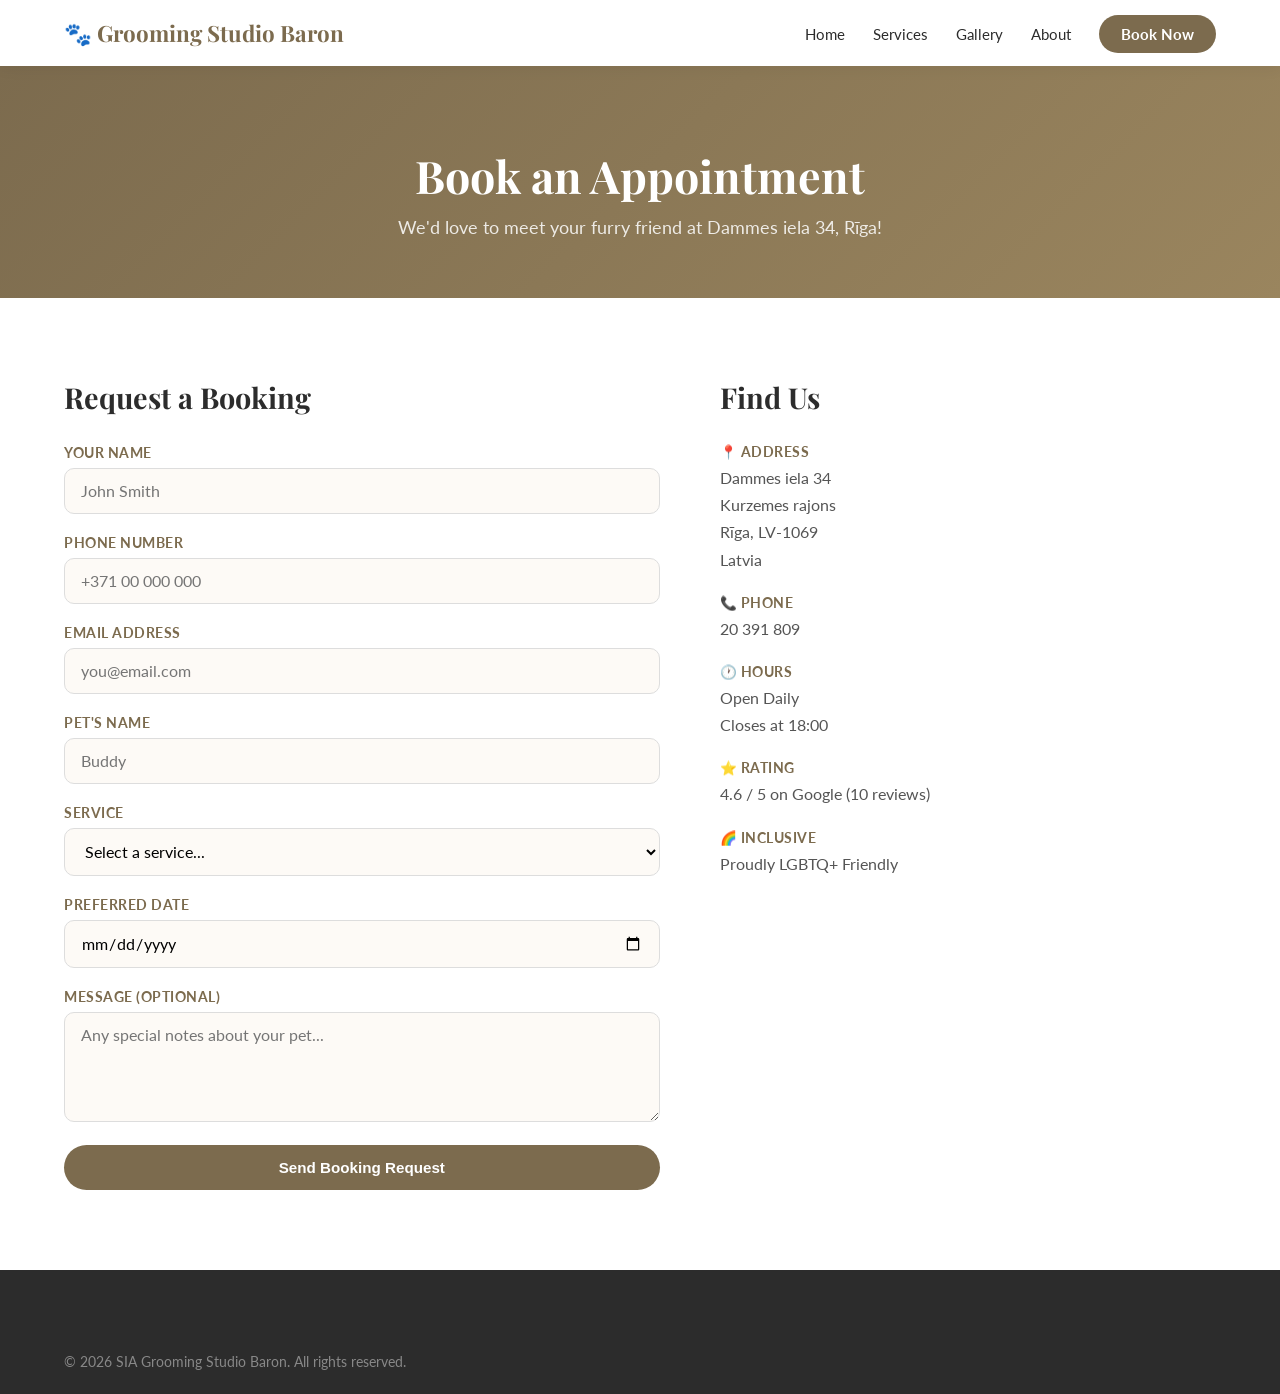
<file: contact.html>
<!DOCTYPE html>
<html lang="en">
<head>
  <meta charset="UTF-8" />
  <meta name="viewport" content="width=device-width, initial-scale=1.0" />
  <title>Book Now | Grooming Studio Baron</title>
  <link rel="stylesheet" href="css/style.css" />
  <link href="https://fonts.googleapis.com/css2?family=Playfair+Display:wght@500;700&family=Lato:wght@300;400;700&display=swap" rel="stylesheet" />
</head>
<body>
<nav class="navbar">
  <a href="index.html" class="logo">🐾 Grooming Studio Baron</a>
  <ul class="nav-links">
    <li><a href="index.html">Home</a></li>
    <li><a href="services.html">Services</a></li>
    <li><a href="gallery.html">Gallery</a></li>
    <li><a href="about.html">About</a></li>
    <li><a href="contact.html" class="btn-nav active">Book Now</a></li>
  </ul>
  <div class="burger" onclick="toggleMenu()"><span></span><span></span><span></span></div>
</nav>

<section class="page-hero">
  <h1>Book an Appointment</h1>
  <p>We'd love to meet your furry friend at Dammes iela 34, Rīga!</p>
</section>

<section class="section contact-section">
  <div class="contact-grid">
    <div class="contact-form">
      <h2>Request a Booking</h2>
      <form>
        <div class="form-group"><label>Your Name</label><input type="text" placeholder="John Smith" required /></div>
        <div class="form-group"><label>Phone Number</label><input type="tel" placeholder="+371 00 000 000" required /></div>
        <div class="form-group"><label>Email Address</label><input type="email" placeholder="you@email.com" /></div>
        <div class="form-group"><label>Pet's Name</label><input type="text" placeholder="Buddy" required /></div>
        <div class="form-group">
          <label>Service</label>
          <select required>
            <option value="">Select a service...</option>
            <option>Bath &amp; Brush</option>
            <option>Full Groom</option>
            <option>Pet Boarding</option>
            <option>Nail Trim</option>
          </select>
        </div>
        <div class="form-group"><label>Preferred Date</label><input type="date" required /></div>
        <div class="form-group"><label>Message (optional)</label><textarea placeholder="Any special notes about your pet..."></textarea></div>
        <button type="submit" class="btn-primary" style="width:100%">Send Booking Request</button>
      </form>
    </div>
    <div class="contact-info">
      <h2>Find Us</h2>
      <div class="info-item"><strong>📍 Address</strong><p>Dammes iela 34<br/>Kurzemes rajons<br/>Rīga, LV-1069<br/>Latvia</p></div>
      <div class="info-item"><strong>📞 Phone</strong><p><a href="tel:+37120391809" style="color:#555">20 391 809</a></p></div>
      <div class="info-item"><strong>🕐 Hours</strong><p>Open Daily<br/>Closes at 18:00</p></div>
      <div class="info-item"><strong>⭐ Rating</strong><p>4.6 / 5 on Google (10 reviews)</p></div>
      <div class="info-item"><strong>🌈 Inclusive</strong><p>Proudly LGBTQ+ Friendly</p></div>
      <div class="map-placeholder">
        <iframe
          src="https://www.google.com/maps/embed?pb=!1m18!1m12!1m3!1d2174.5!2d24.0300!3d56.9350!2m3!1f0!2f0!3f0!3m2!1i1024!2i768!4f13.1!3m3!1m2!1s0x0%3A0x0!2sDammes+iela+34%2C+R%C4%ABga!5e0!3m2!1sen!2slv!4v1"
          width="100%" height="260" style="border:0;border-radius:12px;" allowfullscreen loading="lazy"></iframe>
      </div>
    </div>
  </div>
</section>

<footer class="footer">
  <div class="footer-bottom"><p>© 2026 SIA Grooming Studio Baron. All rights reserved.</p></div>
</footer>
<script src="js/main.js"></script>
</body>
</html>
</file>
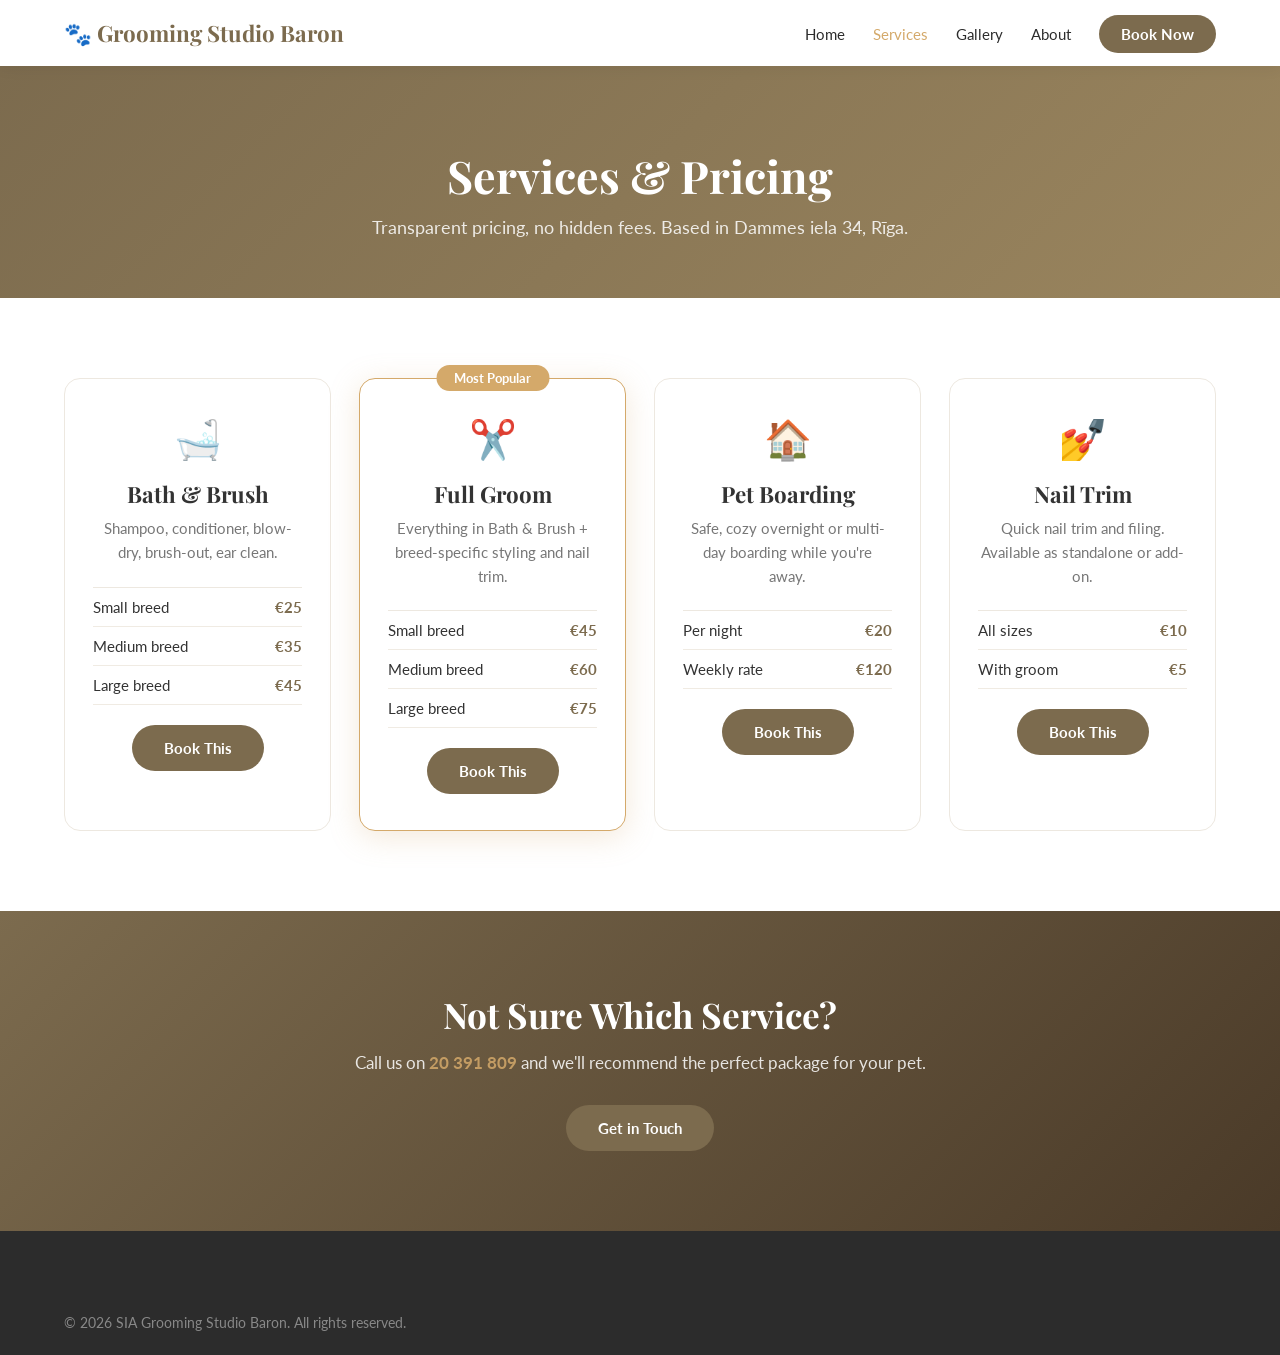
<file: services.html>
<!DOCTYPE html>
<html lang="en">
<head>
  <meta charset="UTF-8" />
  <meta name="viewport" content="width=device-width, initial-scale=1.0" />
  <title>Services & Pricing | Grooming Studio Baron</title>
  <link rel="stylesheet" href="css/style.css" />
  <link href="https://fonts.googleapis.com/css2?family=Playfair+Display:wght@500;700&family=Lato:wght@300;400;700&display=swap" rel="stylesheet" />
  <link rel="stylesheet" href="https://cdnjs.cloudflare.com/ajax/libs/font-awesome/6.4.0/css/all.min.css" />
</head>
<body>
<nav class="navbar">
  <a href="index.html" class="logo">🐾 Grooming Studio Baron</a>
  <ul class="nav-links">
    <li><a href="index.html">Home</a></li>
    <li><a href="services.html" class="active">Services</a></li>
    <li><a href="gallery.html">Gallery</a></li>
    <li><a href="about.html">About</a></li>
    <li><a href="contact.html" class="btn-nav">Book Now</a></li>
  </ul>
  <div class="burger" onclick="toggleMenu()"><span></span><span></span><span></span></div>
</nav>

<section class="page-hero">
  <h1>Services & Pricing</h1>
  <p>Transparent pricing, no hidden fees. Based in Dammes iela 34, Rīga.</p>
</section>

<section class="section">
  <div class="pricing-grid">
    <div class="pricing-card">
      <div class="card-icon">🛁</div>
      <h3>Bath & Brush</h3>
      <p>Shampoo, conditioner, blow-dry, brush-out, ear clean.</p>
      <div class="price-list">
        <div class="price-row"><span>Small breed</span><span>€25</span></div>
        <div class="price-row"><span>Medium breed</span><span>€35</span></div>
        <div class="price-row"><span>Large breed</span><span>€45</span></div>
      </div>
      <a href="contact.html" class="btn-primary">Book This</a>
    </div>
    <div class="pricing-card featured">
      <div class="badge">Most Popular</div>
      <div class="card-icon">✂️</div>
      <h3>Full Groom</h3>
      <p>Everything in Bath & Brush + breed-specific styling and nail trim.</p>
      <div class="price-list">
        <div class="price-row"><span>Small breed</span><span>€45</span></div>
        <div class="price-row"><span>Medium breed</span><span>€60</span></div>
        <div class="price-row"><span>Large breed</span><span>€75</span></div>
      </div>
      <a href="contact.html" class="btn-primary">Book This</a>
    </div>
    <div class="pricing-card">
      <div class="card-icon">🏠</div>
      <h3>Pet Boarding</h3>
      <p>Safe, cozy overnight or multi-day boarding while you're away.</p>
      <div class="price-list">
        <div class="price-row"><span>Per night</span><span>€20</span></div>
        <div class="price-row"><span>Weekly rate</span><span>€120</span></div>
      </div>
      <a href="contact.html" class="btn-primary">Book This</a>
    </div>
    <div class="pricing-card">
      <div class="card-icon">💅</div>
      <h3>Nail Trim</h3>
      <p>Quick nail trim and filing. Available as standalone or add-on.</p>
      <div class="price-list">
        <div class="price-row"><span>All sizes</span><span>€10</span></div>
        <div class="price-row"><span>With groom</span><span>€5</span></div>
      </div>
      <a href="contact.html" class="btn-primary">Book This</a>
    </div>
  </div>
</section>

<section class="cta-banner">
  <h2>Not Sure Which Service?</h2>
  <p>Call us on <a href="tel:+37120391809" style="color:#d4a96a;font-weight:bold">20 391 809</a> and we'll recommend the perfect package for your pet.</p>
  <a href="contact.html" class="btn-primary">Get in Touch</a>
</section>

<footer class="footer">
  <div class="footer-bottom"><p>© 2026 SIA Grooming Studio Baron. All rights reserved.</p></div>
</footer>
<script src="js/main.js"></script>
</body>
</html>
</file>
<file: css/style.css>
/* === RESET & BASE === */
*, *::before, *::after { box-sizing: border-box; margin: 0; padding: 0; }
html { scroll-behavior: smooth; }
body { font-family: 'Lato', sans-serif; color: #333; background: #fff; }
a { text-decoration: none; color: inherit; }
ul { list-style: none; }
img { max-width: 100%; display: block; }

/* === COLORS === */
:root {
  --primary: #7c6b4e;
  --accent: #d4a96a;
  --light-bg: #fdf6ee;
  --dark: #2c2c2c;
  --white: #ffffff;
  --text-muted: #777;
}

/* === NAVBAR === */
.navbar {
  display: flex;
  align-items: center;
  justify-content: space-between;
  padding: 18px 5%;
  background: rgba(255,255,255,0.97);
  position: sticky;
  top: 0;
  z-index: 1000;
  box-shadow: 0 2px 15px rgba(0,0,0,0.06);
}
.logo { font-family: 'Playfair Display', serif; font-size: 1.4rem; font-weight: 700; color: var(--primary); }
.nav-links { display: flex; gap: 28px; align-items: center; }
.nav-links a { font-size: 0.95rem; color: var(--dark); font-weight: 400; transition: color 0.2s; }
.nav-links a:hover, .nav-links a.active { color: var(--accent); }
.btn-nav {
  background: var(--primary);
  color: #fff !important;
  padding: 10px 22px;
  border-radius: 30px;
  font-weight: 700 !important;
  transition: background 0.2s !important;
}
.btn-nav:hover { background: var(--accent) !important; }
.burger { display: none; flex-direction: column; gap: 5px; cursor: pointer; }
.burger span { width: 24px; height: 2px; background: var(--dark); border-radius: 2px; display: block; transition: all 0.3s; }

/* === BUTTONS === */
.btn-primary {
  display: inline-block;
  background: var(--primary);
  color: #fff;
  padding: 14px 32px;
  border-radius: 30px;
  font-weight: 700;
  font-size: 0.95rem;
  transition: background 0.2s, transform 0.15s;
  border: none;
  cursor: pointer;
}
.btn-primary:hover { background: var(--accent); transform: translateY(-1px); }
.btn-secondary {
  display: inline-block;
  background: transparent;
  color: #fff;
  padding: 14px 32px;
  border-radius: 30px;
  font-weight: 700;
  font-size: 0.95rem;
  border: 2px solid #fff;
  margin-left: 12px;
  transition: all 0.2s;
}
.btn-secondary:hover { background: #fff; color: var(--primary); }
.btn-outline {
  display: inline-block;
  background: transparent;
  color: var(--primary);
  padding: 13px 30px;
  border-radius: 30px;
  font-weight: 700;
  border: 2px solid var(--primary);
  transition: all 0.2s;
}
.btn-outline:hover { background: var(--primary); color: #fff; }

/* === HERO === */
.hero {
  position: relative;
  height: 92vh;
  min-height: 600px;
  display: flex;
  align-items: center;
  justify-content: center;
  overflow: hidden;
}
.hero-bg {
  position: absolute;
  inset: 0;
  width: 100%;
  height: 100%;
  object-fit: cover;
  object-position: center;
}
.hero-overlay {
  position: absolute;
  inset: 0;
  background: linear-gradient(135deg, rgba(44,30,15,0.65) 0%, rgba(44,30,15,0.3) 100%);
  z-index: 1;
}
.hero-content {
  position: relative;
  z-index: 2;
  text-align: center;
  color: #fff;
  padding: 0 20px;
  max-width: 750px;
}
.hero-sub { font-size: 0.9rem; letter-spacing: 3px; text-transform: uppercase; margin-bottom: 16px; opacity: 0.85; }
.hero-content h1 { font-family: 'Playfair Display', serif; font-size: clamp(2.5rem, 6vw, 4.5rem); line-height: 1.15; margin-bottom: 20px; }
.hero-desc { font-size: 1.1rem; opacity: 0.9; margin-bottom: 36px; line-height: 1.7; max-width: 520px; margin-left: auto; margin-right: auto; }

/* === TRUST BAR === */
.trust-bar {
  display: flex;
  justify-content: center;
  gap: 40px;
  flex-wrap: wrap;
  padding: 28px 5%;
  background: var(--primary);
  color: #fff;
}
.trust-item { display: flex; align-items: center; gap: 10px; font-size: 0.95rem; }
.trust-item i { font-size: 1.3rem; color: var(--accent); }

/* === SECTIONS === */
.section { padding: 80px 5%; }
.section-header { text-align: center; margin-bottom: 50px; }
.section-header h2 { font-family: 'Playfair Display', serif; font-size: 2.3rem; color: var(--dark); margin-bottom: 12px; }
.section-header p { color: var(--text-muted); font-size: 1.05rem; }
.center { text-align: center; margin-top: 40px; }

/* === SERVICE CARDS === */
.cards { display: grid; grid-template-columns: repeat(auto-fit, minmax(220px, 1fr)); gap: 28px; margin-bottom: 20px; }
.card {
  background: var(--light-bg);
  border-radius: 16px;
  padding: 36px 28px;
  text-align: center;
  transition: transform 0.2s, box-shadow 0.2s;
}
.card:hover { transform: translateY(-5px); box-shadow: 0 12px 35px rgba(0,0,0,0.09); }
.card-icon { font-size: 2.4rem; margin-bottom: 16px; }
.card h3 { font-family: 'Playfair Display', serif; font-size: 1.3rem; margin-bottom: 10px; color: var(--dark); }
.card p { color: var(--text-muted); font-size: 0.95rem; line-height: 1.7; }

/* === WHY US === */
.why-us { background: var(--light-bg); }
.why-grid { display: grid; grid-template-columns: repeat(auto-fit, minmax(240px, 1fr)); gap: 36px; }
.why-item { text-align: center; padding: 20px; }
.why-item i { font-size: 2rem; color: var(--accent); margin-bottom: 16px; }
.why-item h3 { font-family: 'Playfair Display', serif; font-size: 1.2rem; margin-bottom: 10px; }
.why-item p { color: var(--text-muted); font-size: 0.95rem; line-height: 1.7; }

/* === BEFORE/AFTER GALLERY === */
.ba-grid { display: grid; grid-template-columns: repeat(auto-fit, minmax(280px, 1fr)); gap: 20px; }
.ba-card { position: relative; border-radius: 14px; overflow: hidden; }
.ba-card img { width: 100%; height: 280px; object-fit: cover; transition: transform 0.3s; }
.ba-card:hover img { transform: scale(1.04); }
.ba-tag {
  position: absolute;
  bottom: 14px;
  left: 14px;
  background: var(--accent);
  color: #fff;
  padding: 6px 14px;
  border-radius: 20px;
  font-size: 0.82rem;
  font-weight: 700;
}

/* === TESTIMONIALS === */
.reviews { display: grid; grid-template-columns: repeat(auto-fit, minmax(260px, 1fr)); gap: 28px; }
.review {
  background: var(--light-bg);
  border-radius: 14px;
  padding: 32px 28px;
  border-left: 4px solid var(--accent);
}
.stars { font-size: 1.2rem; color: var(--accent); margin-bottom: 14px; }
.review p { color: #555; font-size: 0.95rem; line-height: 1.75; margin-bottom: 16px; font-style: italic; }
.review strong { color: var(--primary); }

/* === CTA BANNER === */
.cta-banner {
  background: linear-gradient(135deg, var(--primary) 0%, #4a3a28 100%);
  color: #fff;
  text-align: center;
  padding: 80px 5%;
}
.cta-banner h2 { font-family: 'Playfair Display', serif; font-size: 2.2rem; margin-bottom: 14px; }
.cta-banner p { font-size: 1.05rem; opacity: 0.85; margin-bottom: 32px; }

/* === PAGE HERO (inner pages) === */
.page-hero {
  background: linear-gradient(135deg, var(--primary), #9a855e);
  color: #fff;
  text-align: center;
  padding: 80px 5% 60px;
}
.page-hero h1 { font-family: 'Playfair Display', serif; font-size: 2.8rem; margin-bottom: 12px; }
.page-hero p { font-size: 1.1rem; opacity: 0.85; }

/* === PRICING CARDS === */
.pricing-grid { display: grid; grid-template-columns: repeat(auto-fit, minmax(250px, 1fr)); gap: 28px; }
.pricing-card {
  background: #fff;
  border: 1.5px solid #ede8e0;
  border-radius: 16px;
  padding: 36px 28px;
  text-align: center;
  position: relative;
  transition: transform 0.2s, box-shadow 0.2s;
}
.pricing-card:hover { transform: translateY(-5px); box-shadow: 0 14px 40px rgba(0,0,0,0.1); }
.pricing-card.featured { border-color: var(--accent); box-shadow: 0 6px 30px rgba(212,169,106,0.25); }
.pricing-card h3 { font-family: 'Playfair Display', serif; font-size: 1.4rem; margin: 12px 0 8px; }
.pricing-card p { color: var(--text-muted); font-size: 0.93rem; line-height: 1.6; margin-bottom: 22px; }
.price-list { margin: 20px 0; border-top: 1px solid #ede8e0; }
.price-row { display: flex; justify-content: space-between; padding: 10px 0; border-bottom: 1px solid #f0ebe3; font-size: 0.93rem; }
.price-row span:last-child { font-weight: 700; color: var(--primary); }
.badge {
  position: absolute;
  top: -14px;
  left: 50%;
  transform: translateX(-50%);
  background: var(--accent);
  color: #fff;
  padding: 5px 18px;
  border-radius: 20px;
  font-size: 0.8rem;
  font-weight: 700;
}

/* === GALLERY GRID === */
.gallery-grid { display: grid; grid-template-columns: repeat(auto-fit, minmax(280px, 1fr)); gap: 18px; }
.gallery-item { border-radius: 12px; overflow: hidden; }
.gallery-item img { width: 100%; height: 260px; object-fit: cover; transition: transform 0.35s; }
.gallery-item:hover img { transform: scale(1.06); }

/* === ABOUT === */
.about-grid { display: grid; grid-template-columns: 1fr 1fr; gap: 60px; align-items: center; }
.about-text h2 { font-family: 'Playfair Display', serif; font-size: 2rem; margin-bottom: 18px; color: var(--dark); }
.about-text p { color: #555; line-height: 1.8; margin-bottom: 14px; font-size: 1rem; }
.about-image img { border-radius: 18px; box-shadow: 0 12px 40px rgba(0,0,0,0.12); }

/* === CONTACT === */
.contact-grid { display: grid; grid-template-columns: 1.2fr 1fr; gap: 60px; align-items: start; }
.contact-form h2, .contact-info h2 { font-family: 'Playfair Display', serif; font-size: 1.8rem; margin-bottom: 28px; color: var(--dark); }
.form-group { margin-bottom: 20px; }
.form-group label { display: block; font-size: 0.88rem; font-weight: 700; color: var(--primary); margin-bottom: 7px; text-transform: uppercase; letter-spacing: 0.5px; }
.form-group input, .form-group select, .form-group textarea {
  width: 100%;
  padding: 13px 16px;
  border: 1.5px solid #ddd;
  border-radius: 10px;
  font-family: 'Lato', sans-serif;
  font-size: 0.97rem;
  transition: border-color 0.2s;
  background: #fdfaf6;
}
.form-group input:focus, .form-group select:focus, .form-group textarea:focus {
  outline: none;
  border-color: var(--accent);
}
.form-group textarea { height: 110px; resize: vertical; }
.info-item { margin-bottom: 22px; }
.info-item strong { display: block; font-size: 0.85rem; text-transform: uppercase; letter-spacing: 0.5px; color: var(--primary); margin-bottom: 4px; }
.info-item p { color: #555; line-height: 1.7; }

/* === FOOTER === */
.footer { background: var(--dark); color: #ccc; padding: 60px 5% 0; }
.footer-grid { display: grid; grid-template-columns: 2fr 1fr 1fr 1.5fr; gap: 40px; padding-bottom: 40px; border-bottom: 1px solid #444; }
.footer h3 { font-family: 'Playfair Display', serif; color: #fff; font-size: 1.3rem; margin-bottom: 14px; }
.footer h4 { color: #fff; font-size: 0.9rem; text-transform: uppercase; letter-spacing: 1px; margin-bottom: 14px; }
.footer ul li { margin-bottom: 8px; }
.footer ul li a { color: #bbb; font-size: 0.92rem; transition: color 0.2s; }
.footer ul li a:hover { color: var(--accent); }
.footer p { color: #aaa; font-size: 0.92rem; line-height: 1.7; }
.footer-bottom { display: flex; justify-content: space-between; align-items: center; padding: 20px 0; flex-wrap: wrap; gap: 12px; }
.footer-bottom p { color: #888; font-size: 0.87rem; }
.social-links { display: flex; gap: 14px; }
.social-links a { color: #aaa; font-size: 1.2rem; transition: color 0.2s; }
.social-links a:hover { color: var(--accent); }

/* === RESPONSIVE === */
@media (max-width: 900px) {
  .about-grid, .contact-grid { grid-template-columns: 1fr; }
  .footer-grid { grid-template-columns: 1fr 1fr; }
}
@media (max-width: 680px) {
  .nav-links { display: none; flex-direction: column; position: absolute; top: 65px; left: 0; right: 0; background: #fff; padding: 20px; box-shadow: 0 8px 20px rgba(0,0,0,0.1); }
  .nav-links.open { display: flex; }
  .burger { display: flex; }
  .hero { height: 100vh; }
  .btn-secondary { margin-left: 0; margin-top: 12px; }
  .hero-content { display: flex; flex-direction: column; align-items: center; }
  .trust-bar { gap: 20px; }
  .footer-grid { grid-template-columns: 1fr; }
}
</file>
